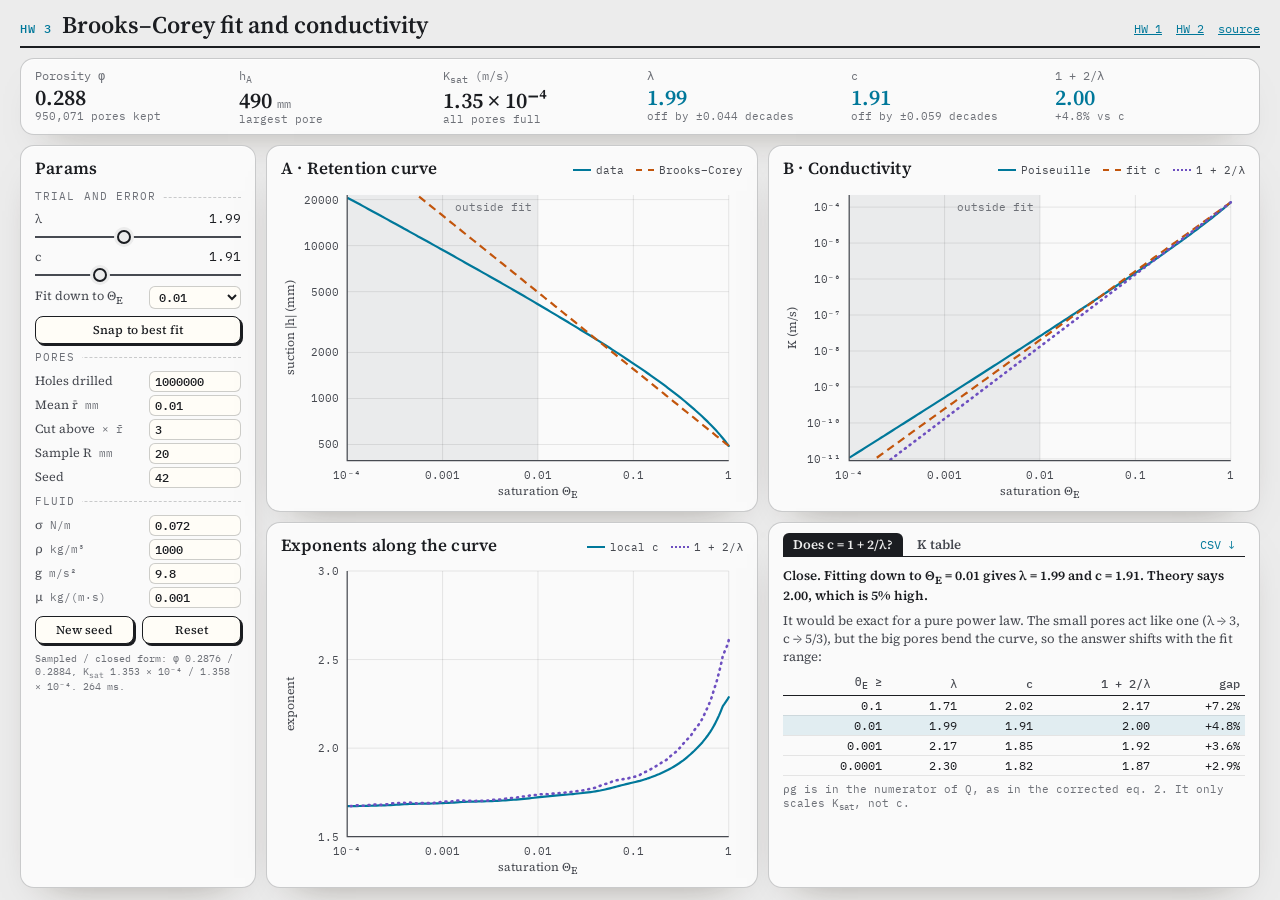
<file: conductivity/index.html>
<!doctype html>
<html lang="en">
<head>
  <meta charset="utf-8" />
  <meta name="viewport" content="width=device-width, initial-scale=1" />
  <title>Pore-Ensemble Conductivity</title>
  <meta name="description" content="Brooks-Corey retention fit and Poiseuille hydraulic conductivity for a drilled-pore ensemble with a truncated exponential radius distribution." />
  <link rel="preconnect" href="https://fonts.googleapis.com" />
  <link rel="preconnect" href="https://fonts.gstatic.com" crossorigin />
  <link href="https://fonts.googleapis.com/css2?family=Source+Serif+4:ital,opsz,wght@0,8..60,400;0,8..60,600;1,8..60,400&family=IBM+Plex+Mono:wght@400;500&display=swap" rel="stylesheet" />
  <link rel="stylesheet" href="../swrc/styles.css" />
  <link rel="stylesheet" href="styles.css" />
</head>
<body>
  <header class="topbar">
    <div class="topbar__title">
      <span class="masthead__kicker">HW 3</span>
      <h1>Brooks–Corey fit and conductivity</h1>
    </div>
    <nav class="topbar__nav"><a href="../">HW 1</a> <a href="../swrc/">HW 2</a> <a href="https://github.com/OwenDinsmore/hydrology">source</a></nav>
  </header>

  <main class="board board--k">
    <!-- ───────── Results ───────── -->
    <section class="panel panel--stats" aria-label="Results">
      <dl class="readouts readouts--strip">
        <div class="readout"><dt>Porosity φ</dt><dd id="phi">–</dd><small id="kept"></small></div>
        <div class="readout"><dt>h<sub>A</sub></dt><dd id="ha">–</dd><small>largest pore</small></div>
        <div class="readout"><dt>K<sub>sat</sub> (m/s)</dt><dd id="ksat">–</dd><small>all pores full</small></div>
        <div class="readout readout--key"><dt>λ</dt><dd id="lam-out">–</dd><small id="lam-rms"></small></div>
        <div class="readout readout--key"><dt>c</dt><dd id="c-out">–</dd><small id="c-rms"></small></div>
        <div class="readout readout--key"><dt>1 + 2/λ</dt><dd id="c-bc">–</dd><small id="c-gap"></small></div>
      </dl>
    </section>

    <!-- ───────── Parameters ───────── -->
    <section class="panel panel--params" aria-labelledby="params-title">
      <h2 id="params-title" class="panel__title">Params</h2>

      <form id="params" class="params" autocomplete="off">
        <fieldset>
          <legend>Trial and error</legend>
          <label class="field">
            <span class="field__name">λ</span>
            <input type="range" name="lam" min="0.5" max="4" step="0.001" value="2" />
            <output name="lam_val">2.00</output>
          </label>
          <label class="field">
            <span class="field__name">c</span>
            <input type="range" name="c" min="1" max="4" step="0.001" value="2" />
            <output name="c_val">2.00</output>
          </label>
          <label class="field field--num">
            <span class="field__name">Fit down to Θ<sub>E</sub></span>
            <select name="thetaMin">
              <option value="0.1">0.1</option>
              <option value="0.01" selected>0.01</option>
              <option value="0.001">0.001</option>
              <option value="0.0001">0.0001</option>
            </select>
          </label>
          <button type="button" class="btn" id="best">Snap to best fit</button>
        </fieldset>

        <fieldset>
          <legend>Pores</legend>
          <label class="field field--num"><span class="field__name">Holes drilled</span><input type="number" name="n" min="1000" max="2000000" step="1" value="1000000" /></label>
          <label class="field field--num"><span class="field__name">Mean r̄ <em>mm</em></span><input type="number" name="rmean" min="0.0001" max="1" step="any" value="0.01" /></label>
          <label class="field field--num"><span class="field__name">Cut above <em>× r̄</em></span><input type="number" name="cut" min="1" max="20" step="any" value="3" /></label>
          <label class="field field--num"><span class="field__name">Sample R <em>mm</em></span><input type="number" name="Rs" min="1" max="1000" step="any" value="20" /></label>
          <label class="field field--num"><span class="field__name">Seed</span><input type="number" name="seed" min="0" max="999999" step="1" value="42" /></label>
        </fieldset>

        <fieldset>
          <legend>Fluid</legend>
          <label class="field field--num"><span class="field__name">σ <em>N/m</em></span><input type="number" name="sigma" min="0.001" max="1" step="any" value="0.072" /></label>
          <label class="field field--num"><span class="field__name">ρ <em>kg/m³</em></span><input type="number" name="rho" min="1" max="20000" step="any" value="1000" /></label>
          <label class="field field--num"><span class="field__name">g <em>m/s²</em></span><input type="number" name="g" min="0.01" max="100" step="any" value="9.8" /></label>
          <label class="field field--num"><span class="field__name">μ <em>kg/(m·s)</em></span><input type="number" name="mu" min="0.00001" max="1" step="any" value="0.001" /></label>
        </fieldset>
      </form>
      <div class="actions">
        <button type="button" class="btn" id="reseed">New seed</button>
        <button type="button" class="btn" id="reset">Reset</button>
      </div>
      <p class="status" id="status" aria-live="polite"></p>
    </section>

    <!-- ───────── Part A ───────── -->
    <section class="panel panel--swrc" aria-labelledby="swrc-title">
      <div class="panel__head">
        <h2 id="swrc-title" class="panel__title">A · Retention curve</h2>
        <ul class="key" aria-hidden="true">
          <li><i class="ln ln--data"></i>data</li>
          <li><i class="ln ln--fit"></i>Brooks–Corey</li>
        </ul>
      </div>
      <div class="chart">
        <svg id="swrc-svg" role="img" aria-label="Matric suction versus effective saturation on log axes, with the Brooks-Corey curve"></svg>
        <div class="tooltip" hidden></div>
      </div>
    </section>

    <!-- ───────── Part B ───────── -->
    <section class="panel panel--k" aria-labelledby="k-title">
      <div class="panel__head">
        <h2 id="k-title" class="panel__title">B · Conductivity</h2>
        <ul class="key" aria-hidden="true">
          <li><i class="ln ln--data"></i>Poiseuille</li>
          <li><i class="ln ln--fit"></i>fit c</li>
          <li><i class="ln ln--pred"></i>1 + 2/λ</li>
        </ul>
      </div>
      <div class="chart">
        <svg id="k-svg" role="img" aria-label="Hydraulic conductivity versus effective saturation on log axes, with the fitted and predicted power laws"></svg>
        <div class="tooltip" hidden></div>
      </div>
    </section>

    <!-- ───────── Local exponents ───────── -->
    <section class="panel panel--local" aria-labelledby="local-title">
      <div class="panel__head">
        <h2 id="local-title" class="panel__title">Exponents along the curve</h2>
        <ul class="key" aria-hidden="true">
          <li><i class="ln ln--data"></i>local c</li>
          <li><i class="ln ln--pred"></i>1 + 2/λ</li>
        </ul>
      </div>
      <div class="chart">
        <svg id="local-svg" role="img" aria-label="Local exponent c and the Brooks-Corey prediction from local lambda, versus effective saturation"></svg>
        <div class="tooltip" hidden></div>
      </div>
    </section>

    <!-- ───────── Answer / K table ───────── -->
    <section class="panel panel--answer">
      <div class="tabs" role="group" aria-label="Choose what to show">
        <button type="button" class="tab" data-tab="tab-answer" aria-pressed="true">Does c = 1 + 2/λ?</button>
        <button type="button" class="tab" data-tab="tab-table" aria-pressed="false">K table</button>
        <button type="button" class="tab tab--csv" id="csv">CSV ↓</button>
      </div>

      <div class="tab-body" id="tab-answer">
        <p class="answer" id="answer"></p>
        <p class="answer">
          It would be exact for a pure power law. The small pores act like one (λ → 3, c → 5/3), but the big pores bend
          the curve, so the answer shifts with the fit range:
        </p>
        <table class="tbl">
          <thead>
            <tr><th scope="col">Θ<sub>E</sub> ≥</th><th scope="col">λ</th><th scope="col">c</th><th scope="col">1 + 2/λ</th><th scope="col">gap</th></tr>
          </thead>
          <tbody id="ranges"></tbody>
        </table>
        <p class="note">ρg is in the numerator of Q, as in the corrected eq. 2. It only scales K<sub>sat</sub>, not c.</p>
      </div>

      <div class="tab-body" id="tab-table" hidden>
        <table class="tbl">
          <thead>
            <tr>
              <th scope="col">|h| <em>mm</em></th><th scope="col">r* <em>mm</em></th><th scope="col">Θ<sub>E</sub></th>
              <th scope="col">θ</th><th scope="col">K <em>m/s</em></th><th scope="col">K/K<sub>sat</sub></th>
            </tr>
          </thead>
          <tbody id="rows"></tbody>
        </table>
      </div>
    </section>
  </main>

  <script type="module" src="app.js"></script>
</body>
</html>
</file>
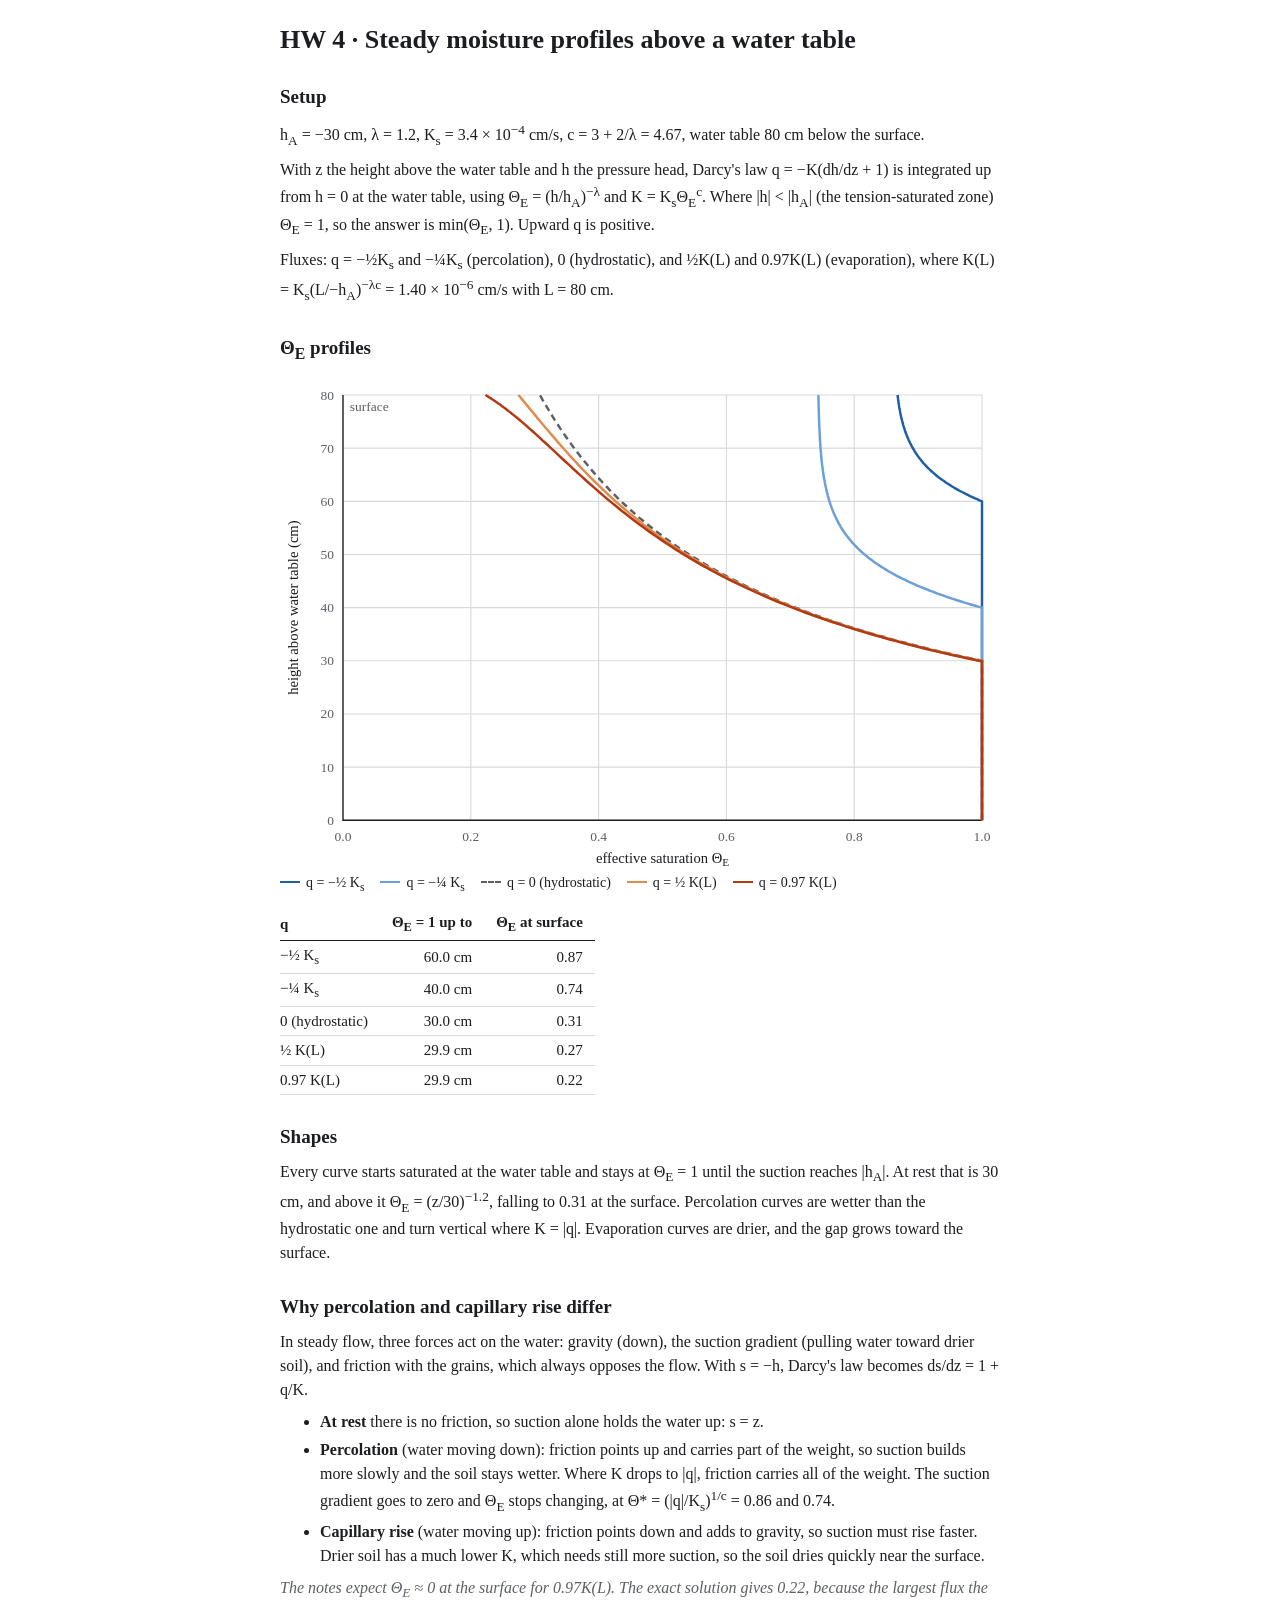
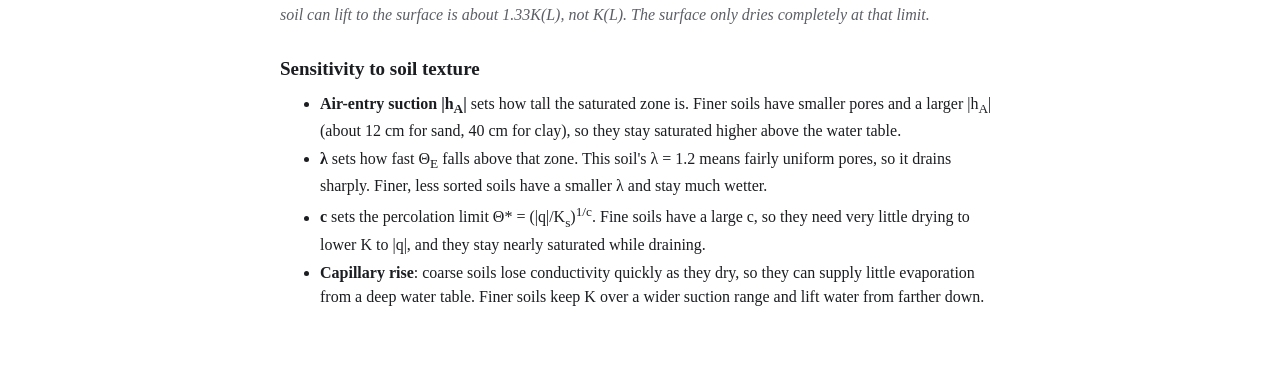
<file: profiles/index.html>
<!doctype html>
<html lang="en">
<head>
  <meta charset="utf-8" />
  <meta name="viewport" content="width=device-width, initial-scale=1" />
  <title>HW 4 Moisture Profiles</title>
  <meta name="description" content="Steady Brooks-Corey saturation profiles above a water table for percolation, hydrostatic, and evaporation fluxes." />
  <link rel="stylesheet" href="styles.css" />
</head>
<body>
  <main>
    <h1>HW 4 · Steady moisture profiles above a water table</h1>

    <h2>Setup</h2>
    <p>
      h<sub>A</sub> = −30 cm, λ = 1.2, K<sub>s</sub> = 3.4 × 10<sup>−4</sup> cm/s, c = 3 + 2/λ = 4.67,
      water table 80 cm below the surface.
    </p>
    <p>
      With z the height above the water table and h the pressure head, Darcy's law
      q = −K(dh/dz + 1) is integrated up from h = 0 at the water table, using
      Θ<sub>E</sub> = (h/h<sub>A</sub>)<sup>−λ</sup> and K = K<sub>s</sub>Θ<sub>E</sub><sup>c</sup>.
      Where |h| &lt; |h<sub>A</sub>| (the tension-saturated zone) Θ<sub>E</sub> = 1, so the answer is
      min(Θ<sub>E</sub>, 1). Upward q is positive.
    </p>
    <p>
      Fluxes: q = −½K<sub>s</sub> and −¼K<sub>s</sub> (percolation), 0 (hydrostatic), and
      ½K(L) and 0.97K(L) (evaporation), where K(L) = K<sub>s</sub>(L/−h<sub>A</sub>)<sup>−λc</sup>
      = 1.40 × 10<sup>−6</sup> cm/s with L = 80 cm.
    </p>

    <h2>Θ<sub>E</sub> profiles</h2>
    <figure>
      <svg id="plot" viewBox="0 0 640 440" role="img" aria-label="Effective saturation versus height above the water table for five fluxes"></svg>
      <figcaption id="legend"></figcaption>
    </figure>
    <table>
      <thead><tr><th>q</th><th>Θ<sub>E</sub> = 1 up to</th><th>Θ<sub>E</sub> at surface</th></tr></thead>
      <tbody id="summary"></tbody>
    </table>

    <h2>Shapes</h2>
    <p>
      Every curve starts saturated at the water table and stays at Θ<sub>E</sub> = 1 until the suction reaches
      |h<sub>A</sub>|. At rest that is 30 cm, and above it Θ<sub>E</sub> = (z/30)<sup>−1.2</sup>, falling to 0.31 at the surface.
      Percolation curves are wetter than the hydrostatic one and turn vertical where K = |q|. Evaporation curves are drier,
      and the gap grows toward the surface.
    </p>

    <h2>Why percolation and capillary rise differ</h2>
    <p>
      In steady flow, three forces act on the water: gravity (down), the suction gradient (pulling water toward drier soil),
      and friction with the grains, which always opposes the flow. With s = −h, Darcy's law becomes
      ds/dz = 1 + q/K.
    </p>
    <ul>
      <li><b>At rest</b> there is no friction, so suction alone holds the water up: s = z.</li>
      <li>
        <b>Percolation</b> (water moving down): friction points up and carries part of the weight, so suction builds
        more slowly and the soil stays wetter. Where K drops to |q|, friction carries all of the weight. The suction
        gradient goes to zero and Θ<sub>E</sub> stops changing, at Θ* = (|q|/K<sub>s</sub>)<sup>1/c</sup> = 0.86 and 0.74.
      </li>
      <li>
        <b>Capillary rise</b> (water moving up): friction points down and adds to gravity, so suction must rise faster.
        Drier soil has a much lower K, which needs still more suction, so the soil dries quickly near the surface.
      </li>
    </ul>
    <p class="note">
      The notes expect Θ<sub>E</sub> ≈ 0 at the surface for 0.97K(L). The exact solution gives 0.22, because the
      largest flux the soil can lift to the surface is about 1.33K(L), not K(L). The surface only dries completely at that limit.
    </p>

    <h2>Sensitivity to soil texture</h2>
    <ul>
      <li>
        <b>Air-entry suction |h<sub>A</sub>|</b> sets how tall the saturated zone is. Finer soils have smaller pores and a
        larger |h<sub>A</sub>| (about 12 cm for sand, 40 cm for clay), so they stay saturated higher above the water table.
      </li>
      <li>
        <b>λ</b> sets how fast Θ<sub>E</sub> falls above that zone. This soil's λ = 1.2 means fairly uniform pores, so it drains
        sharply. Finer, less sorted soils have a smaller λ and stay much wetter.
      </li>
      <li>
        <b>c</b> sets the percolation limit Θ* = (|q|/K<sub>s</sub>)<sup>1/c</sup>. Fine soils have a large c, so they need very
        little drying to lower K to |q|, and they stay nearly saturated while draining.
      </li>
      <li>
        <b>Capillary rise</b>: coarse soils lose conductivity quickly as they dry, so they can supply little evaporation from
        a deep water table. Finer soils keep K over a wider suction range and lift water from farther down.
      </li>
    </ul>
  </main>
  <script type="module" src="app.js"></script>
</body>
</html>
</file>
<file: swrc/styles.css>
:root {
  --paper: #f4efe4;
  --paper-2: #ebe4d4;
  --paper-3: #e1d8c3;
  --rule: rgba(60, 48, 30, 0.14);
  --ink: #221b12;
  --ink-2: #5a4e3c;
  --ink-3: #8a7c66;
  --water: #1d5bd6;
  --water-2: #7ea2ee;
  --water-soft: rgba(29, 91, 214, 0.12);
  --air: #c9a97a;
  --air-2: #e6d4b4;
  --alert: #b23a1d;
  --alert-soft: rgba(178, 58, 29, 0.1);
  --panel: rgba(255, 252, 245, 0.78);
  --panel-edge: rgba(60, 48, 30, 0.28);
  --shadow: 0 1px 0 rgba(255, 255, 255, 0.6) inset, 0 18px 40px -28px rgba(40, 28, 10, 0.5);
  --radius: 14px;
  --display: "Fraunces", "Iowan Old Style", Georgia, serif;
  --body: "IBM Plex Sans", "Helvetica Neue", sans-serif;
  --mono: "IBM Plex Mono", ui-monospace, Menlo, monospace;
}

*, *::before, *::after { box-sizing: border-box; }

html { color-scheme: light; }

body {
  margin: 0;
  min-height: 100vh;
  font-family: var(--body);
  font-size: 15px;
  line-height: 1.45;
  color: var(--ink);
  background:
    linear-gradient(transparent 31px, var(--rule) 31px, var(--rule) 32px) 0 0 / 100% 32px,
    radial-gradient(1200px 500px at 20% -10%, #fbf8f0 0%, transparent 70%),
    var(--paper);
  background-attachment: fixed;
  padding: 24px clamp(16px, 3vw, 40px) 56px;
}

/* ───── Masthead ───── */
.masthead {
  display: flex;
  flex-wrap: wrap;
  align-items: flex-end;
  justify-content: space-between;
  gap: 12px 32px;
  padding-bottom: 18px;
  margin-bottom: 20px;
  border-bottom: 2px solid var(--ink);
  animation: rise 0.6s cubic-bezier(0.2, 0.7, 0.2, 1) both;
}
.masthead__kicker {
  display: block;
  font-family: var(--mono);
  font-size: 12px;
  letter-spacing: 0.08em;
  text-transform: uppercase;
  color: var(--ink-3);
  margin-bottom: 4px;
}
.masthead h1 {
  margin: 0;
  font-family: var(--display);
  font-weight: 600;
  font-size: clamp(24px, 3.4vw, 40px);
  line-height: 1.05;
  letter-spacing: -0.01em;
  max-width: 18ch;
}
.masthead__eq {
  margin: 0;
  display: flex;
  flex-direction: column;
  gap: 4px;
  align-items: flex-end;
  text-align: right;
}
.eq { font-family: var(--mono); font-size: 14px; }
.eq--muted { color: var(--ink-3); font-size: 12px; }

/* ───── Board layout ───── */
.board {
  display: grid;
  grid-template-columns: minmax(250px, 300px) minmax(0, 1.5fr) minmax(300px, 1fr);
  gap: 18px;
  align-items: stretch;
}

.panel {
  position: relative;
  background: var(--panel);
  border: 1.5px solid var(--panel-edge);
  border-radius: var(--radius);
  padding: 16px 18px 18px;
  box-shadow: var(--shadow);
  backdrop-filter: blur(3px);
  display: flex;
  flex-direction: column;
  gap: 14px;
  min-width: 0;
  animation: rise 0.7s cubic-bezier(0.2, 0.7, 0.2, 1) both;
}
.panel--params { animation-delay: 0.05s; }
.panel--swrc   { animation-delay: 0.12s; }
.panel--cyl    { animation-delay: 0.19s; }

.panel__head {
  display: flex;
  justify-content: space-between;
  align-items: baseline;
  gap: 12px;
  flex-wrap: wrap;
}
.panel__title {
  margin: 0;
  font-family: var(--display);
  font-weight: 600;
  font-size: 20px;
  letter-spacing: 0.01em;
}
.panel__hint {
  font-family: var(--mono);
  font-size: 11px;
  color: var(--ink-3);
}

/* ───── Params ───── */
.params { display: flex; flex-direction: column; gap: 14px; }
fieldset {
  border: 0;
  border-top: 1px dashed var(--panel-edge);
  padding: 10px 0 0;
  margin: 0;
  display: flex;
  flex-direction: column;
  gap: 10px;
}
legend {
  font-family: var(--mono);
  font-size: 11px;
  text-transform: uppercase;
  letter-spacing: 0.1em;
  color: var(--ink-3);
  padding: 0 6px 0 0;
}
.field {
  display: grid;
  grid-template-columns: 1fr 92px;
  grid-template-areas: "name name" "range num";
  gap: 4px 8px;
  align-items: center;
}
.field__name {
  grid-area: name;
  font-size: 13px;
  color: var(--ink-2);
}
.field__name em { font-style: normal; font-family: var(--mono); font-size: 11px; color: var(--ink-3); margin-left: 4px; }
.field input[type="range"] { grid-area: range; }
.field input[type="number"], .field output, .field select { grid-area: num; }
.field output { font-family: var(--mono); font-size: 13px; text-align: right; }
.field--num { grid-template-columns: 1fr 96px; grid-template-areas: "name num"; }
.field--select { grid-template-columns: 1fr; grid-template-areas: "name" "num"; }
.field--check {
  grid-template-columns: auto 1fr;
  grid-template-areas: "num name";
  gap: 8px;
}
.field--check input { grid-area: num; accent-color: var(--water); }
.field[hidden] { display: none; }

input[type="number"], select {
  font: 500 13px var(--mono);
  color: var(--ink);
  background: #fffdf7;
  border: 1px solid var(--panel-edge);
  border-radius: 6px;
  padding: 5px 6px;
  width: 100%;
  min-width: 0;
}
input[type="number"]:focus-visible, select:focus-visible, input[type="range"]:focus-visible, .btn:focus-visible {
  outline: 2px solid var(--water);
  outline-offset: 2px;
}

input[type="range"] {
  -webkit-appearance: none;
  appearance: none;
  width: 100%;
  height: 22px;
  background: transparent;
  margin: 0;
  cursor: pointer;
}
input[type="range"]::-webkit-slider-runnable-track {
  height: 2px;
  background: var(--ink-2);
}
input[type="range"]::-moz-range-track { height: 2px; background: var(--ink-2); }
input[type="range"]::-webkit-slider-thumb {
  -webkit-appearance: none;
  width: 14px; height: 14px;
  margin-top: -6px;
  border-radius: 50%;
  background: var(--paper);
  border: 2px solid var(--ink);
  box-shadow: 0 0 0 3px var(--paper);
  transition: transform 0.15s;
}
input[type="range"]::-moz-range-thumb {
  width: 10px; height: 10px;
  border-radius: 50%;
  background: var(--paper);
  border: 2px solid var(--ink);
}
input[type="range"]:active::-webkit-slider-thumb { transform: scale(1.25); }

/* ───── Chart ───── */
.chart {
  position: relative;
  width: 100%;
  aspect-ratio: 640 / 420;
}
.chart svg { width: 100%; height: 100%; display: block; overflow: visible; }
.chart .grid line { stroke: var(--rule); stroke-width: 1; }
.chart .axis line, .chart .axis path { stroke: var(--ink-2); stroke-width: 1.2; fill: none; }
.chart .tick text { font: 11px var(--mono); fill: var(--ink-2); }
.chart .axis-label { font: 12px var(--body); fill: var(--ink-2); }
.chart .series { fill: none; stroke: var(--water); stroke-width: 2.2; stroke-linejoin: round; stroke-linecap: round; }
.chart .area { fill: var(--water-soft); }
.chart .marker { fill: var(--water); stroke: var(--paper); stroke-width: 2.5; }
.chart .marker-line { stroke: var(--water); stroke-width: 1; stroke-dasharray: 3 4; }
.chart .crosshair { stroke: var(--ink-3); stroke-width: 1; stroke-dasharray: 2 3; pointer-events: none; }
.chart .hover-dot { fill: var(--paper); stroke: var(--water); stroke-width: 2; pointer-events: none; }
.chart .hit { fill: transparent; cursor: crosshair; }
.chart .ae-label { font: 11px var(--mono); fill: var(--ink-3); }

.tooltip {
  position: absolute;
  pointer-events: none;
  background: var(--ink);
  color: var(--paper);
  font: 12px var(--mono);
  padding: 6px 9px;
  border-radius: 6px;
  white-space: nowrap;
  transform: translate(-50%, calc(-100% - 10px));
  z-index: 2;
  line-height: 1.5;
}
.tooltip[hidden] { display: none; }

/* ───── Head control ───── */
.headctl {
  border: 1px solid var(--panel-edge);
  border-radius: 10px;
  padding: 10px 14px 8px;
  background: linear-gradient(90deg, var(--water-soft), transparent 60%);
}
.headctl__row { display: flex; justify-content: space-between; align-items: baseline; }
.headctl__row label { font-weight: 600; font-size: 13px; }
.headctl__value { font-family: var(--mono); font-size: 14px; }
.headctl__ticks {
  display: flex; justify-content: space-between;
  font: 10px var(--mono); color: var(--ink-3); letter-spacing: 0.06em; text-transform: uppercase;
}

/* ───── Readouts ───── */
.readouts {
  margin: 0;
  display: grid;
  grid-template-columns: repeat(4, 1fr);
  gap: 10px;
}
.readout {
  border-top: 1.5px solid var(--ink);
  padding-top: 6px;
  min-width: 0;
}
.readout--hero { grid-column: span 2; }
.readout dt { font-size: 11px; text-transform: uppercase; letter-spacing: 0.08em; color: var(--ink-3); font-family: var(--mono); }
.readout dd { margin: 2px 0 0; font-family: var(--display); font-size: 20px; white-space: nowrap; overflow: hidden; text-overflow: ellipsis; font-weight: 600; font-variant-numeric: tabular-nums; line-height: 1.1; }
.readout--hero dd { font-size: 34px; color: var(--water); }
.readout small { font: 11px var(--mono); color: var(--ink-3); }
.readout dd small { font-size: 12px; }

.warn {
  margin: 0;
  padding: 8px 12px;
  border-left: 3px solid var(--alert);
  background: var(--alert-soft);
  color: var(--alert);
  font-size: 13px;
  border-radius: 0 8px 8px 0;
}
.warn[hidden] { display: none; }

/* ───── Cylinder viewport ───── */
.viewport {
  position: relative;
  flex: 1 1 320px;
  min-height: 320px;
  border-radius: 10px;
  overflow: hidden;
  background:
    radial-gradient(ellipse at 50% 110%, rgba(29, 91, 214, 0.08), transparent 60%),
    linear-gradient(180deg, #fbf8f1, var(--paper-2));
  border: 1px solid var(--panel-edge);
  cursor: grab;
}
.viewport:active { cursor: grabbing; }
.viewport canvas { width: 100%; height: 100%; display: block; }
.legend {
  position: absolute;
  left: 10px; bottom: 8px;
  display: flex; flex-wrap: wrap; gap: 4px 14px;
  font: 11px var(--mono); color: var(--ink-2);
  pointer-events: none;
}
.legend__note { width: 100%; color: var(--ink-3); }
.sw { display: inline-block; width: 10px; height: 10px; border-radius: 50%; margin-right: 5px; vertical-align: -1px; }
.sw--water { background: var(--water); }
.sw--air { background: var(--air-2); border: 1px solid var(--air); }

/* ───── Buttons ───── */
.actions { display: grid; grid-template-columns: 1fr 1fr; gap: 8px; }
.btn {
  font: 500 13px var(--body);
  letter-spacing: 0.01em;
  color: var(--ink);
  background: #fffdf7;
  border: 1.5px solid var(--ink);
  border-radius: 8px;
  padding: 9px 12px;
  cursor: pointer;
  box-shadow: 2px 2px 0 var(--ink);
  transition: transform 0.08s, box-shadow 0.08s, background 0.15s;
}
.btn:hover { background: var(--paper-2); }
.btn:active { transform: translate(2px, 2px); box-shadow: 0 0 0 var(--ink); }
.btn--primary { grid-column: 1 / -1; background: var(--water); color: #fff; border-color: var(--water); box-shadow: 2px 2px 0 var(--ink); }
.btn--primary:hover { background: #1849ad; }
.btn[disabled] { opacity: 0.5; cursor: progress; transform: none; }
.btn[aria-pressed="true"] { background: var(--ink); color: var(--paper); }

.status { margin: 0; font: 11px var(--mono); color: var(--ink-3); min-height: 1.4em; }

/* ───── Colophon ───── */
.colophon {
  max-width: 78ch;
  margin: 30px auto 0;
  font-size: 13px;
  color: var(--ink-2);
  text-align: center;
}
.colophon a { color: var(--water); }

@keyframes rise {
  from { opacity: 0; transform: translateY(10px); }
  to   { opacity: 1; transform: none; }
}
@media (prefers-reduced-motion: reduce) {
  .masthead, .panel { animation: none; }
}

/* ───── Responsive ───── */
@media (max-width: 1080px) {
  .board {
    grid-template-columns: minmax(240px, 280px) minmax(0, 1fr);
    grid-template-areas: "params swrc" "cyl cyl";
  }
  .panel--params { grid-area: params; }
  .panel--swrc { grid-area: swrc; }
  .panel--cyl { grid-area: cyl; }
  .panel--cyl .viewport { min-height: 360px; }
}
@media (max-width: 720px) {
  body { padding: 16px 16px 40px; }
  .board { grid-template-columns: 1fr; grid-template-areas: "swrc" "cyl" "params"; gap: 14px; }
  .masthead__eq { align-items: flex-start; text-align: left; }
  .readouts { grid-template-columns: repeat(2, 1fr); }
  .panel--cyl .viewport { min-height: 300px; }
  .actions { grid-template-columns: 1fr 1fr; }
}
</file>
<file: conductivity/styles.css>
/* Page-specific layer on top of ../swrc/styles.css */
:root {
  --paper: #ececec;
  --paper-2: #e2e2e3;
  --paper-3: #d3d4d6;
  --rule: rgba(30, 32, 36, 0.1);
  --ink: #1b1d21;
  --ink-2: #474a51;
  --ink-3: #6e7178;
  --water: #00789a;
  --water-soft: rgba(0, 120, 154, 0.1);
  --panel: #fafafa;
  --panel-edge: rgba(30, 32, 36, 0.22);
  --fit: #c2550c;
  --pred: #6d4fc0;
  --display: "Source Serif 4", "Iowan Old Style", Georgia, serif;
  --body: "Source Serif 4", "Iowan Old Style", Georgia, serif;
}

body {
  padding: 12px clamp(12px, 1.6vw, 20px);
  background: var(--paper);
}

/* ───── Top bar ───── */
.topbar {
  display: flex;
  align-items: baseline;
  gap: 8px 28px;
  flex-wrap: wrap;
  padding-bottom: 8px;
  margin-bottom: 10px;
  border-bottom: 2px solid var(--ink);
}
.topbar__title { display: flex; align-items: baseline; gap: 10px; }
.topbar__title .masthead__kicker { margin: 0; color: var(--water); font-weight: 500; }
.topbar h1 { margin: 0; font-family: var(--display); font-weight: 600; font-size: 24px; line-height: 1.1; }
.topbar__nav { margin-left: auto; display: flex; gap: 14px; font: 12px var(--mono); }
.topbar__nav a { color: var(--water); }

/* ───── Board layout ───── */
.board--k {
  gap: 10px;
  grid-template-columns: 236px minmax(0, 1fr) minmax(0, 1fr);
  grid-template-rows: auto minmax(0, 1fr) minmax(0, 1fr);
  grid-template-areas:
    "stats  stats stats"
    "params swrc  k"
    "params local answer";
}
.panel { padding: 10px 14px; gap: 6px; animation: none; backdrop-filter: none; min-height: 0; }
.panel--stats  { grid-area: stats; padding: 8px 14px; }
.panel--params { grid-area: params; gap: 8px; overflow-y: auto; }
.panel--swrc   { grid-area: swrc; }
.panel--k      { grid-area: k; }
.panel--local  { grid-area: local; }
.panel--answer { grid-area: answer; overflow: hidden; }
.panel__title { font-size: 17px; }
.panel__head { flex: none; }

/* ───── One screen on anything laptop-sized ───── */
@media (min-width: 1100px) and (min-height: 640px) {
  html, body { height: 100%; }
  body { display: flex; flex-direction: column; overflow: hidden; }
  .topbar { flex: none; }
  .board--k { flex: 1; min-height: 0; }
}

/* ───── Readouts ───── */
.readouts--strip { grid-template-columns: repeat(6, 1fr); gap: 14px; }
.readouts--strip .readout { border-top: 0; padding-top: 0; }
.readouts--strip dt { text-transform: none; letter-spacing: 0; font-size: 12px; }
.readouts--strip dd { font-size: 22px; margin: 0; }
.readouts--strip .readout > small { font-size: 10.5px; display: block; white-space: nowrap; overflow: hidden; text-overflow: ellipsis; }
.readout--key dd { color: var(--water); }

/* ───── Params ───── */
.params { gap: 6px; }
fieldset { gap: 3px; padding-top: 5px; }
.field { gap: 0 8px; grid-template-columns: 1fr 58px; grid-template-areas: "name num" "range range"; }
.field input[type="range"] { height: 16px; }
.field--num { grid-template-columns: 1fr 92px; grid-template-areas: "name num"; }
.field__name { font-size: 12.5px; }
input[type="number"], select { padding: 2px 5px; font-size: 12px; }
.params .btn, .actions .btn { padding: 5px 10px; font-size: 12px; }
.params .btn { margin-top: 4px; }
.status { font-size: 10px; line-height: 1.35; }

/* ───── Series ───── */
.key {
  list-style: none;
  margin: 0;
  padding: 0;
  display: flex;
  flex-wrap: wrap;
  gap: 2px 12px;
  font: 11px var(--mono);
  color: var(--ink-2);
}
.ln { display: inline-block; width: 18px; margin-right: 5px; vertical-align: 3px; border-top: 2.5px solid var(--water); }
.ln--fit { border-top: 2.5px dashed var(--fit); }
.ln--pred { border-top: 2.5px dotted var(--pred); }

.chart { flex: 1 1 0; min-height: 0; aspect-ratio: auto; }
.chart svg { position: absolute; inset: 0; }
.chart .series--fit { stroke: var(--fit); stroke-dasharray: 8 5; stroke-linecap: butt; }
.chart .series--pred { stroke: var(--pred); stroke-dasharray: 1 5; stroke-width: 2.6; }
.chart .excluded { fill: var(--paper-3); opacity: 0.4; }
.chart .excluded-label { font: 11px var(--mono); fill: var(--ink-3); }

/* ───── Answer tabs ───── */
.tabs { display: flex; gap: 4px; flex: none; border-bottom: 1.5px solid var(--ink); }
.tab {
  padding: 3px 10px;
  border: 0;
  border-radius: 6px 6px 0 0;
  background: transparent;
  color: var(--ink-2);
  font: 600 13px var(--body);
  cursor: pointer;
}
.tab[aria-pressed="true"] { background: var(--ink); color: var(--paper); }
.tab--csv { margin-left: auto; font: 12px var(--mono); color: var(--water); }
.tab-body { flex: 1; min-height: 0; overflow-y: auto; display: flex; flex-direction: column; gap: 6px; padding-top: 4px; }
.tab-body[hidden] { display: none; }

.answer { margin: 0; font-size: 13px; line-height: 1.4; color: var(--ink-2); }
.answer strong { color: var(--ink); font-weight: 600; }
.note { margin: 0; font: 11px var(--mono); color: var(--ink-3); }

.tbl { width: 100%; border-collapse: collapse; font: 11.5px var(--mono); font-variant-numeric: tabular-nums; }
.tbl th, .tbl td { text-align: right; padding: 2px 5px; white-space: nowrap; }
.tbl th { font-weight: 500; color: var(--ink-2); border-bottom: 1.5px solid var(--ink); }
.tbl th em { font-style: normal; color: var(--ink-3); font-size: 10px; }
.tbl td { border-bottom: 1px solid var(--rule); }
.tbl tr.is-active td { background: var(--water-soft); }

/* ───── Smaller screens scroll ───── */
@media (max-width: 1099px), (max-height: 639px) {
  .chart { flex: none; height: 280px; }
  .panel--params, .panel--answer { overflow: visible; }
  .tab-body { overflow-x: auto; }
}
@media (max-width: 1099px) {
  .board--k {
    grid-template-columns: minmax(0, 1fr) minmax(0, 1fr);
    grid-template-rows: none;
    grid-template-areas: "stats stats" "swrc k" "local answer" "params params";
  }
}
@media (max-width: 720px) {
  body { padding: 12px 16px 32px; }
  .topbar__nav { margin-left: 0; }
  .board--k { grid-template-columns: minmax(0, 1fr); grid-template-areas: "stats" "swrc" "k" "local" "answer" "params"; }
  .readouts--strip { grid-template-columns: repeat(3, 1fr); }
}
</file>
<file: profiles/styles.css>
:root {
  --ink: #1b1d21;
  --muted: #5c5f66;
  --rule: #d8d9dc;
  --bg: #ffffff;
}

body {
  margin: 0;
  background: var(--bg);
  color: var(--ink);
  font: 16px/1.5 "Times New Roman", Times, serif;
}

main {
  max-width: 720px;
  margin: 0 auto;
  padding: 24px 16px 48px;
}

h1 { font-size: 26px; line-height: 1.2; margin: 0 0 8px; }
h2 { font-size: 19px; margin: 28px 0 6px; }
p, ul { margin: 8px 0; }
li { margin: 4px 0; }
.note { color: var(--muted); font-style: italic; }

figure { margin: 12px 0; }
svg { width: 100%; height: auto; display: block; }
svg .grid { stroke: var(--rule); stroke-width: 1; }
svg .axis { stroke: var(--ink); stroke-width: 1.2; fill: none; }
svg .tick { font: 12px "Times New Roman", Times, serif; fill: var(--muted); }
svg .label { font: 13px "Times New Roman", Times, serif; fill: var(--ink); }

figcaption { display: flex; flex-wrap: wrap; gap: 4px 16px; font-size: 14px; }
figcaption i { display: inline-block; width: 20px; margin-right: 6px; vertical-align: 4px; border-top: 2.5px solid; }

table { border-collapse: collapse; font-size: 15px; margin: 8px 0; }
th, td { padding: 3px 12px; text-align: right; border-bottom: 1px solid var(--rule); }
th:first-child, td:first-child { text-align: left; padding-left: 0; }
th { border-bottom: 1.5px solid var(--ink); font-weight: 600; }

@media print {
  @page { size: letter; margin: 0.7in; }
  body { font-size: 11pt; line-height: 1.38; }
  main { max-width: none; padding: 0; }
  h1 { font-size: 17pt; }
  h2 { font-size: 13pt; margin: 12pt 0 3pt; break-after: avoid; }
  p, ul { margin: 5pt 0; }
  li { margin: 2pt 0; }
  figure { margin: 6pt 0; }
  svg { max-height: 3.7in; width: auto; margin: 0 auto; }
  figcaption { justify-content: center; font-size: 10.5pt; }
  table { font-size: 10.5pt; }
  th, td { padding: 1pt 10pt; }
  figure, table, li { break-inside: avoid; }
}
</file>
